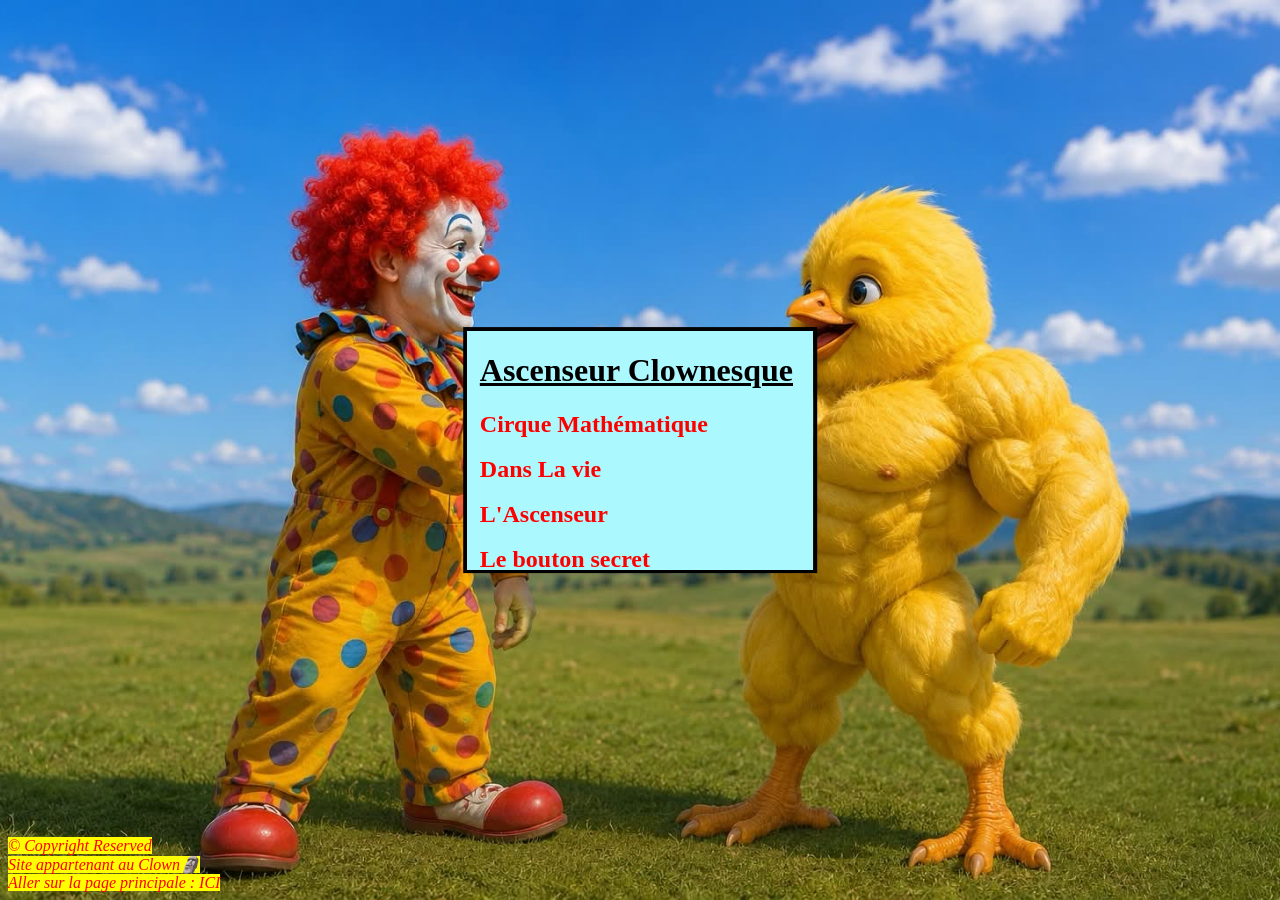
<file: index.html>
<!DOCTYPE html5>
<html>
  <head>
    <title>L'Ascenseur</title>
    <link rel="icon" type="image/png" href="icon.png">
    <link rel="stylesheet" href="style.css">
  </head>
  <body>
      <div class="asc">
      <h1 class="titre">Ascenseur Clownesque</h1>
      <a class="pages" href="Cirque Mathématique/Cirque Mathématique.html">Cirque Mathématique</a><br><br>
      <a class="pages" href="Dans La vie/Dans La vie.html">Dans La vie</a><br><br>
      <a class="pages" href="https://clownenmetal.github.io">L'Ascenseur</a><br><br>
        <span id="secret67" style="display: none;">
      <a class="pages" href="67/67.html">???</a><br><br>
        </span>
      <a class="pages" href="Le bouton secret/Le bouton secret.html">Le bouton secret</a><br><br>
      <a class="pages" href="https://mdr-tes-un-troudneuille">A suivre...</a><br><br>
      </div> 
  <footer>
  <span class="outro" align="center">
    &copy; <span id="copyright">Copyright</span> Reserved<br>
    Site appartenant au Clown🗿<br>
    Aller sur la page principale : <a href="https://clownenmetal.github.io" style="color:red;text-decoration:none;">ICI</a>
  </span>
  </footer>
  <script>
    document.getElementById("copyright").addEventListener("click", function() {

    const secret = document.getElementById("secret67");

    secret.style.display = "inline";

    secret.classList.add("glitch");

    });
  </script>
  </body>
</html>
</file>
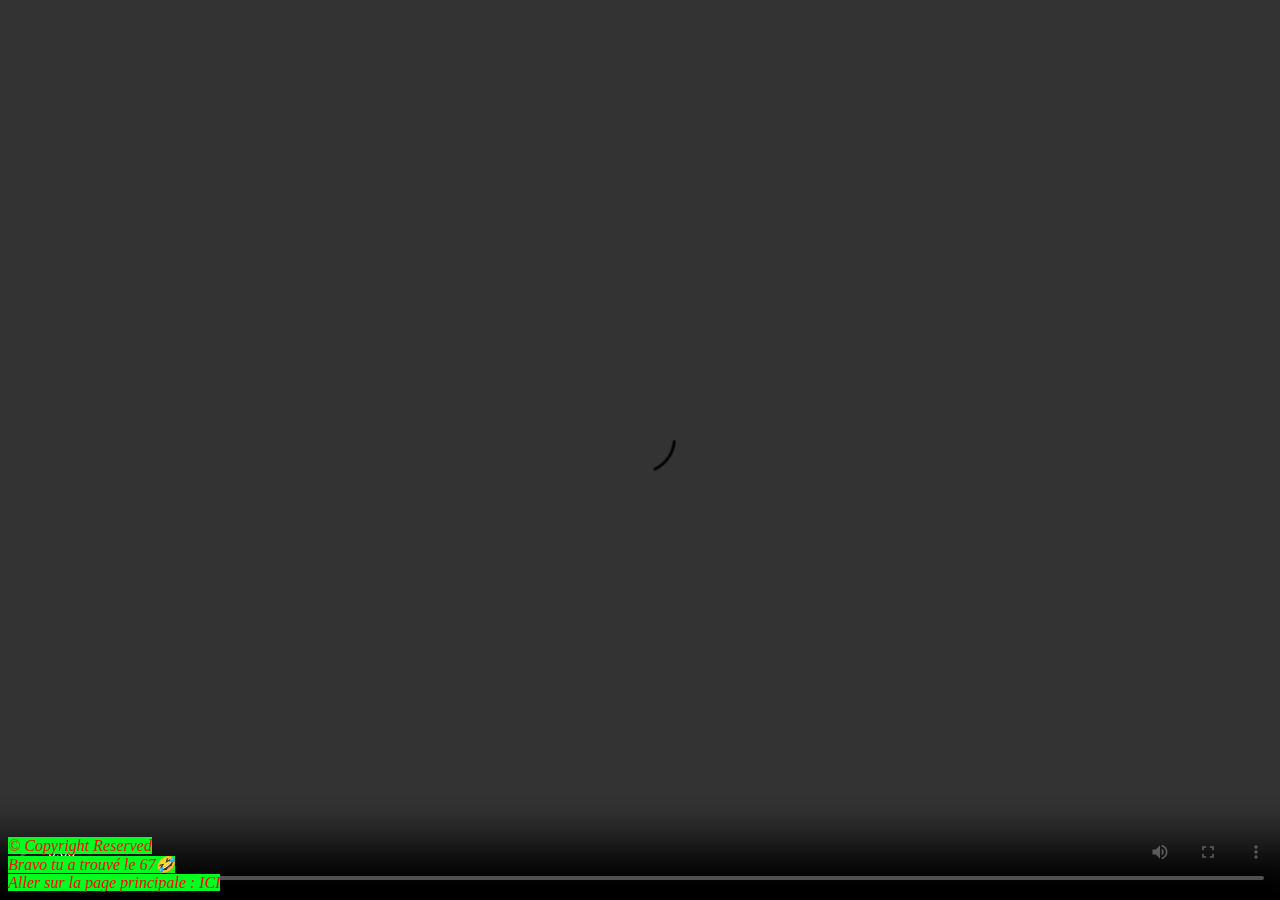
<file: 67/67.html>
<!DOCTYPE html5>
<html>
  <head>
    <title>GUIGUIGUI</title>
    <link rel="icon" type="image/png" href="67.png">
    <style>
			body {background: #000; margin: 0; overflow: hidden;}
			video {height: 100svh; width: 100svw;}
      .outro {
  color: red;
  font-weight: normal;
  font-style: italic;
  background-color: rgb(0, 255, 30);
  }
footer {
  position: fixed;
  bottom: 8px;
  left: 8px;
  z-index: 2000;
  }
		</style>
	</head>
	<body>
	  <video src="67.mp4" controls loop=""></video>
    <footer>
      <span class="outro" align="center">
    &copy; Copyright Reserved<br>
    Bravo tu a trouvé le 67🤣<br>
    Aller sur la page principale : <a href="https://clownenmetal.github.io" style="color:red;text-decoration:none;">ICI</a>
      </span>
    </footer>
  </body>
</html>
</file>
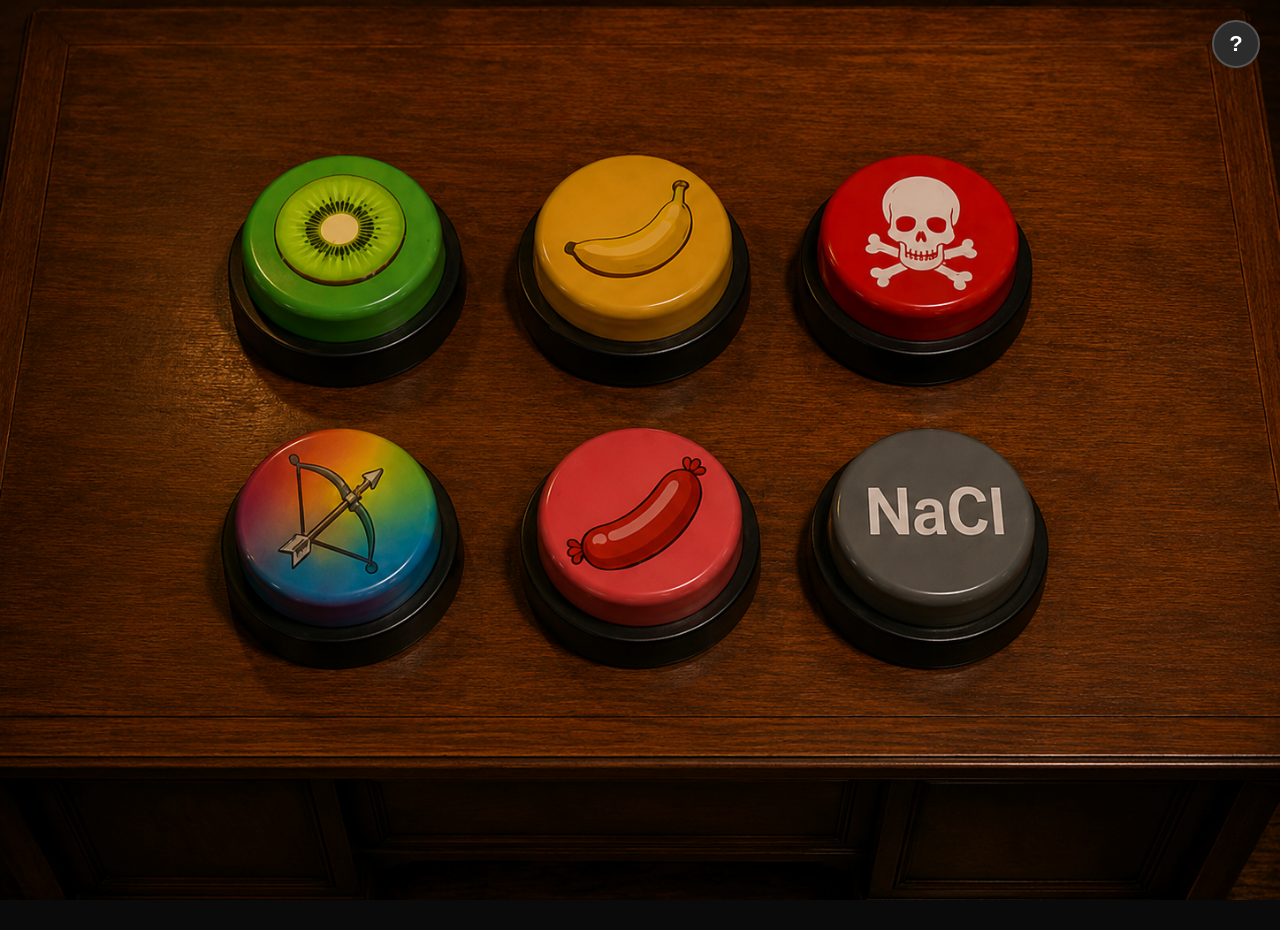
<file: Cirque Mathématique/boutons.html>
<!DOCTYPE html>
<html lang="fr">
<head>
<meta charset="UTF-8">
<meta name="viewport" content="width=device-width, initial-scale=1.0">
<title>Boutons</title>
<style>
  * { margin:0; padding:0; box-sizing:border-box; }
  html, body {
    height:100%;
    background:#0a0a0a;
    display:flex;
    align-items:center;
    justify-content:center;
    overflow:hidden;
  }
  .stage {
    position:relative;
    width:100%;
    max-width:1448px;
    overflow:hidden;
  }
  .stage img {
    display:block;
    width:100%;
    height:auto;
    user-select:none;
    -webkit-user-drag:none;
  }
  .hotspot {
    position:absolute;
    border-radius:50%;
    cursor:pointer;
    background:transparent;
    transform:translate(-50%,-50%);
    transition:box-shadow .15s ease, filter .15s ease;
  }
  .hotspot:hover {
    box-shadow:0 0 0 6px rgba(255,255,255,0.15);
  }
  .hotspot:active {
    filter:brightness(0.85);
  }

  .overlay {
    position:fixed;
    inset:0;
    background:rgba(0,0,0,0.92);
    display:flex;
    align-items:center;
    justify-content:center;
    opacity:0;
    pointer-events:none;
    transition:opacity .25s ease;
    z-index:1000;
  }
  .overlay.active {
    opacity:1;
    pointer-events:auto;
  }
  .overlay video {
    max-width:90vw;
    max-height:90vh;
    box-shadow:0 0 60px rgba(0,0,0,0.6);
    border-radius:4px;
  }

  .help-btn {
    position:fixed;
    top:20px;
    right:20px;
    width:48px;
    height:48px;
    border-radius:50%;
    background:#2c2c2c;
    color:#fff;
    border:2px solid #555;
    font-size:22px;
    font-weight:bold;
    font-family:Arial, sans-serif;
    cursor:pointer;
    display:flex;
    align-items:center;
    justify-content:center;
    z-index:900;
    transition:background .15s ease, transform .15s ease;
  }
  .help-btn:hover {
    background:#444;
    transform:scale(1.05);
  }

  .help-overlay {
    position:fixed;
    inset:0;
    background:rgba(0,0,0,0.85);
    display:flex;
    align-items:center;
    justify-content:center;
    opacity:0;
    pointer-events:none;
    transition:opacity .2s ease;
    z-index:1100;
  }
  .help-overlay.active {
    opacity:1;
    pointer-events:auto;
  }
  .help-overlay img {
    max-width:90vw;
    max-height:90vh;
    border-radius:6px;
    box-shadow:0 0 60px rgba(0,0,0,0.6);
  }

  .stage .easter-egg {
    position:absolute;
    bottom:2%;
    left:2%;
    width:8%;
    height:auto;
    cursor:pointer;
    z-index:900;
    opacity:0.85;
    transform-origin:bottom left;
    transition:transform .2s ease, opacity .2s ease;
  }
  .stage .easter-egg:hover {
    transform:scale(1.1);
    opacity:1;
  }
</style>
</head>
<body>

  <button class="help-btn" id="helpBtn" title="Aide">?</button>

  <div class="stage">
    <img src="buttons.png" alt="">


    <!-- Coordonnées en % calculées à partir des centres réels des boutons dans l'image (1448x1086) -->
    <div class="hotspot" data-video="videos/kiwi.mp4"
         style="left:25.4%; top:28.5%; width:19.3%; height:25.8%;"></div>

    <div class="hotspot" data-video="videos/banané.mp4"
         style="left:50.6%; top:26.5%; width:19.3%; height:25.8%;"></div>

    <div class="hotspot" data-video="videos/alarme.mp4"
         style="left:74.9%; top:25.6%; width:19.3%; height:25.8%;"></div>

    <div class="hotspot" data-video="videos/arc.mp4"
         style="left:26.0%; top:56.2%; width:19.3%; height:25.8%;"></div>

    <div class="hotspot" data-video="videos/pic.mp4"
         style="left:51.1%; top:56.9%; width:19.3%; height:25.8%;"></div>

    <div class="hotspot" data-video="videos/sel.mp4"
         style="left:74.9%; top:56.4%; width:19.3%; height:25.8%;"></div>
  </div>

  <div class="overlay" id="overlay">
    <video id="player" playsinline></video>
  </div>

  <div class="help-overlay" id="helpOverlay">
    <img src="manuel.png" alt="Manuel">
  </div>

<script>
  const overlay = document.getElementById('overlay');
  const player = document.getElementById('player');
  let closeTimeout = null;

  function clearPendingClose() {
    if (closeTimeout) {
      clearTimeout(closeTimeout);
      closeTimeout = null;
    }
  }

  function playVideo(src) {
    clearPendingClose();
    player.pause();
    player.src = src;
    player.currentTime = 0;
    overlay.classList.add('active');
    player.play();
  }

  document.querySelectorAll('.hotspot').forEach(btn => {
    btn.addEventListener('click', () => {
      playVideo(btn.getAttribute('data-video'));
    });
  });

  player.addEventListener('ended', () => {
    // reste sur la dernière frame pendant 1 secondes avant de disparaître
    closeTimeout = setTimeout(() => {
      overlay.classList.remove('active');
      player.removeAttribute('src');
      player.load();
      closeTimeout = null;
    }, 1000);
  });

  // Cliquer en dehors de la vidéo l'arrête aussi (ferme immédiatement)
  overlay.addEventListener('click', (e) => {
    if (e.target === overlay) {
      clearPendingClose();
      player.pause();
      overlay.classList.remove('active');
      player.removeAttribute('src');
      player.load();
    }
  });

  // Bouton Aide : affiche manuel.png
  const helpBtn = document.getElementById('helpBtn');
  const helpOverlay = document.getElementById('helpOverlay');

  helpBtn.addEventListener('click', () => {
    helpOverlay.classList.add('active');
  });

  helpOverlay.addEventListener('click', () => {
    helpOverlay.classList.remove('active');
  });

</script>

</body>
</html>
</file>
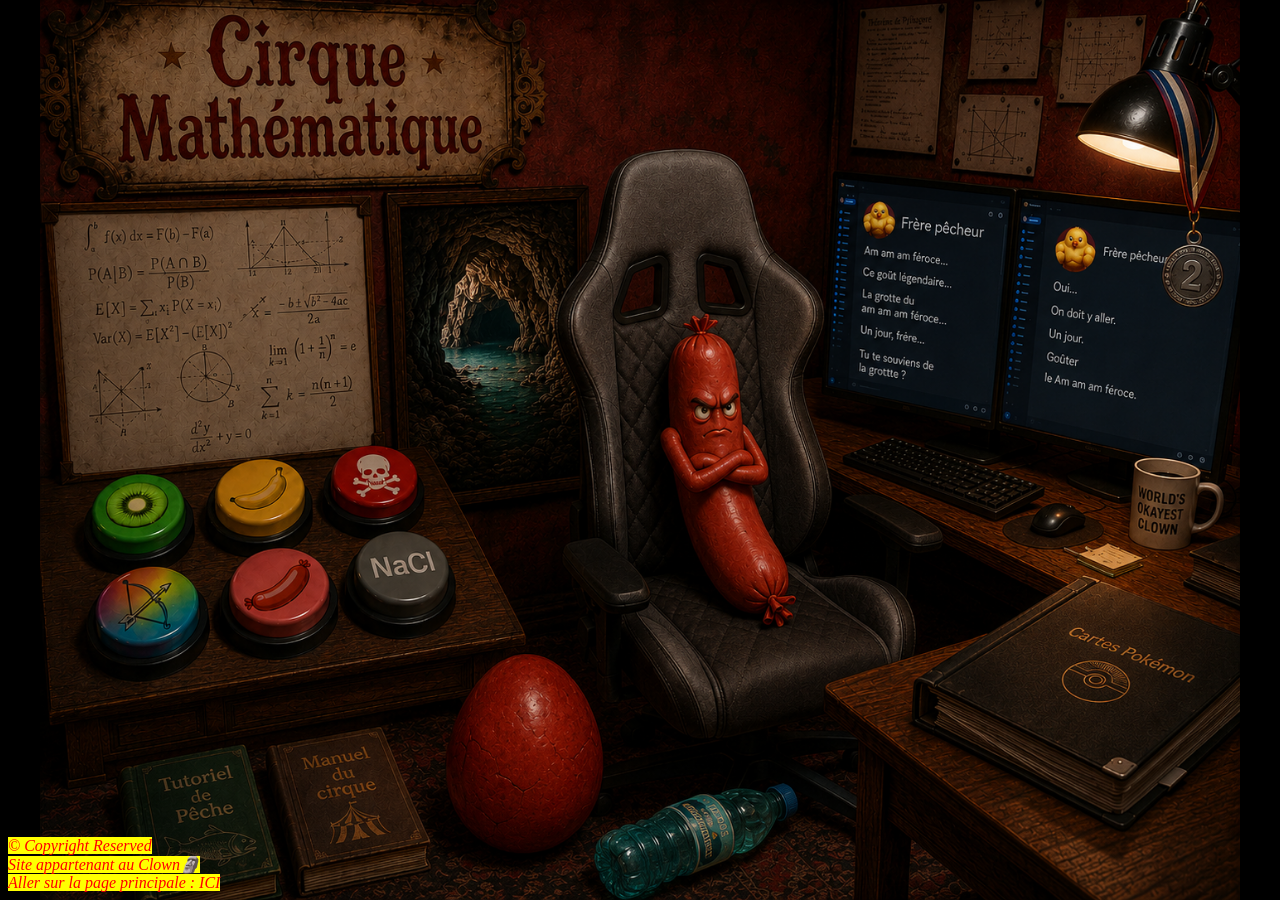
<file: Cirque Mathématique/Cirque Mathématique.html>
<!DOCTYPE html>
<html lang="fr">
<head>
<meta charset="UTF-8">
<title>Cirque Mathématique</title>
<link rel="icon" href="icon.png" type="image/png">
<style>
  html, body {
    margin: 0;
    padding: 0;
    width: 100%;
    height: 100%;
    background: #000;
    overflow: hidden;
  }
  #stage {
    position: relative;
    width: 100vw;
    height: 100vh;
  }
  #main-image {
    position: absolute;
    top: 0; left: 0;
    width: 100%;
    height: 100%;
    object-fit: contain;
    user-select: none;
    -webkit-user-drag: none;
  }
  .hotspot {
    position: absolute;
    cursor: pointer;
    /* debug: décommenter la ligne suivante pour visualiser les zones */
    /* background: rgba(255,0,0,0.3); */
  }
  .hotspot:hover {
    background: rgba(255, 255, 255, 0.12);
    outline: 2px solid rgba(255,255,255,0.5);
  }

  #overlay {
    position: fixed;
    top: 0; left: 0;
    width: 100%; height: 100%;
    background: rgba(0,0,0,0.92);
    display: none;
    align-items: center;
    justify-content: center;
    z-index: 999;
  }
  #overlay.active {
    display: flex;
  }
  #overlay-content {
    max-width: 92vw;
    max-height: 92vh;
    display: flex;
    align-items: center;
    justify-content: center;
  }
  #overlay-content img,
  #overlay-content video {
    max-width: 92vw;
    max-height: 92vh;
    box-shadow: 0 0 40px rgba(0,0,0,0.8);
  }
  #overlay-content iframe {
    width: 90vw;
    height: 90vh;
    border: none;
    background: #fff;
  }
  #close-btn {
    position: fixed;
    top: 20px;
    right: 30px;
    font-size: 40px;
    color: #fff;
    cursor: pointer;
    z-index: 1000;
    font-family: Arial, sans-serif;
    text-shadow: 0 0 8px #000;
  }
  .outro {
  color: red;
  font-weight: normal;
  font-style: italic;
  background-color: yellow;
  }
  footer {
  position: fixed;
  bottom: 8px;
  left: 8px;
  z-index: 2000;
  }

</style>
</head>
<body>

<div id="stage">
  <img id="main-image" src="cirque.png" alt="Cirque Mathématique">
  <!-- Les hotspots sont positionnés dynamiquement en JS -->
</div>

<div id="overlay">
  <span id="close-btn">&times;</span>
  <div id="overlay-content"></div>
</div>

<script>
  // Dimensions naturelles de l'image
  const NATURAL_W = 1448;
  const NATURAL_H = 1086;

  // Définition des zones cliquables : [x, y, largeur, hauteur] en pixels de l'image originale
  const hotspots = [
    { box: [480, 780, 200, 260], action: () => showVideo("crise d'oeuf.mp4") },        // oeuf rouge
    { box: [0, 555, 590, 275],   action: () => showPage("boutons.html") },             // bureau avec boutons
    { box: [690, 370, 270, 420], action: () => showVideo("insérage.mp4") },            // saucisse
    { box: [55, 890, 215, 170],  action: () => showImage("tutoriel.png") },            // Tutoriel de Pêche
    { box: [265, 875, 205, 185], action: () => showImage("manuel.png") },              // Manuel du cirque
    { box: [950, 180, 498, 390], action: () => showPage("jeu.html") },                 // ordinateur
    { box: [1080, 760, 368, 260], action: () => showRandomPhoto() },                   // classeur Pokémon
  ];

  const stage = document.getElementById('stage');
  const img = document.getElementById('main-image');

  function layoutHotspots() {
    // Supprime les anciens hotspots
    document.querySelectorAll('.hotspot').forEach(el => el.remove());

    // Calcule le rectangle réellement affiché de l'image (object-fit: contain)
    const stageRect = stage.getBoundingClientRect();
    const stageRatio = stageRect.width / stageRect.height;
    const imgRatio = NATURAL_W / NATURAL_H;

    let renderW, renderH, offsetX, offsetY;
    if (imgRatio > stageRatio) {
      // image limitée par la largeur
      renderW = stageRect.width;
      renderH = renderW / imgRatio;
      offsetX = 0;
      offsetY = (stageRect.height - renderH) / 2;
    } else {
      // image limitée par la hauteur
      renderH = stageRect.height;
      renderW = renderH * imgRatio;
      offsetY = 0;
      offsetX = (stageRect.width - renderW) / 2;
    }

    const scale = renderW / NATURAL_W;

    hotspots.forEach(h => {
      const [x, y, w, hgt] = h.box;
      const div = document.createElement('div');
      div.className = 'hotspot';
      div.style.left = (offsetX + x * scale) + 'px';
      div.style.top = (offsetY + y * scale) + 'px';
      div.style.width = (w * scale) + 'px';
      div.style.height = (hgt * scale) + 'px';
      div.addEventListener('click', h.action);
      stage.appendChild(div);
    });
  }

  window.addEventListener('resize', layoutHotspots);
  img.addEventListener('load', layoutHotspots);
  if (img.complete) layoutHotspots();

  // Gestion de l'overlay
  const overlay = document.getElementById('overlay');
  const overlayContent = document.getElementById('overlay-content');
  const closeBtn = document.getElementById('close-btn');

  function openOverlay() {
    overlay.classList.add('active');
  }

  function closeOverlay() {
    overlay.classList.remove('active');
    overlayContent.innerHTML = '';
  }

  function showVideo(src) {
    overlayContent.innerHTML = `<video src="${src}" controls autoplay></video>`;
    openOverlay();
  }

  function showImage(src) {
    overlayContent.innerHTML = `<img src="${src}" alt="">`;
    openOverlay();
  }

  function showPage(src) {
    overlayContent.innerHTML = `<iframe src="${src}"></iframe>`;
    openOverlay();
  }

  // Affiche une photo aléatoire du sous-dossier "photos"
  // -> Les fichiers doivent être nommés photo1.jpg, photo2.jpg, photo3.jpg, ... (jusqu'à PHOTO_COUNT)
  // -> Modifie simplement PHOTO_COUNT selon le nombre de photos que tu as mises dans le dossier
  const PHOTO_COUNT = 22;
  const PHOTO_EXT = "jpg"; // change en "png" si tes photos sont en .png

  function showRandomPhoto() {
    const n = Math.floor(Math.random() * PHOTO_COUNT) + 1;
    const src = `photos/photo${n}.${PHOTO_EXT}`;
    overlayContent.innerHTML = `<img src="${src}" alt="">`;
    openOverlay();
  }

  closeBtn.addEventListener('click', closeOverlay);
  overlay.addEventListener('click', (e) => {
    if (e.target === overlay) closeOverlay();
  });
  document.addEventListener('keydown', (e) => {
    if (e.key === 'Escape') closeOverlay();
  });
</script>
  <footer>
    <span class="outro" align="center">
      &copy; Copyright Reserved<br>
      Site appartenant au Clown🗿<br>
      Aller sur la page principale : <a href="https://clownenmetal.github.io" style="color:red;text-decoration:none;">ICI</a>
    </span>
  </footer>
</body>
</html>
</file>
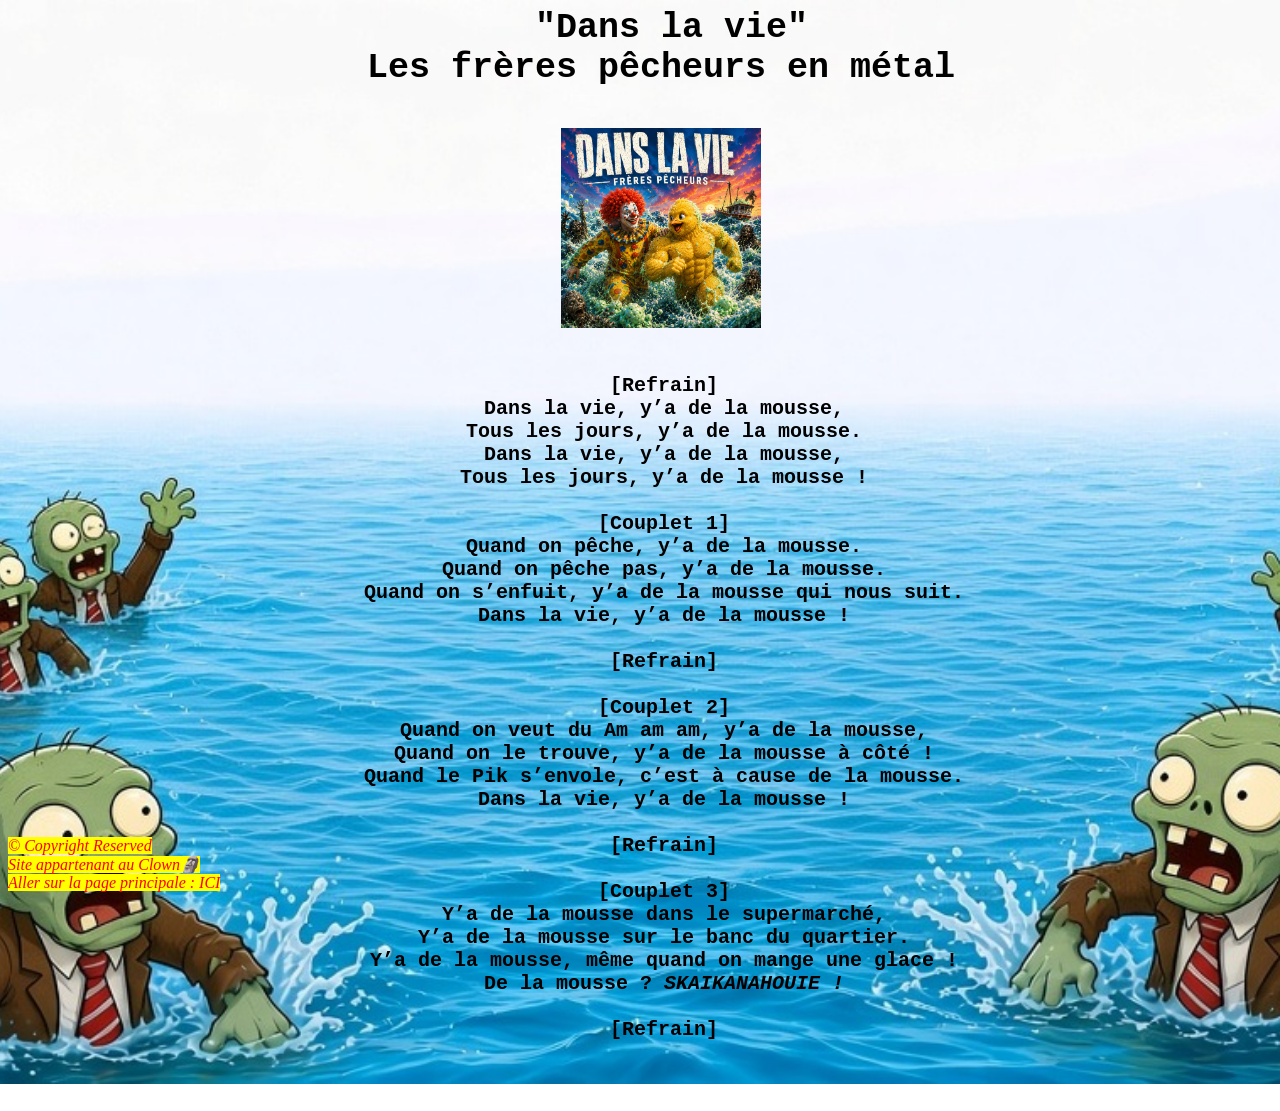
<file: Dans La vie/Dans La vie.html>
<!DOCTYPE html5>
<html>
  <head>
    <title>Dans La vie</title>
    <link rel="icon" type="image/png" href="Dans La vie.png">
    <link rel="stylesheet" href="style.css">
  </head>
  <body>
    <header>
  <div style="font-size: 35px; font-weight: bolder;" align="center"><pre>
   "Dans la vie"
   Les frères pêcheurs en métal <br>
  <a href="https://www.youtube.com/watch?v=fp1qf-7ed8c" target="_blank" title="La meilleure musique du monde"><img src="Dans La vie.png"
  height="200"></a></pre>
  </div>
    </header>
    <main>
  <div align="center" style="font-size: 20px; font-weight: bold;"><pre>
    [Refrain]
    Dans la vie, y’a de la <b>mousse</b>,
    Tous les jours, y’a de la <b>mousse</b>.
    Dans la vie, y’a de la <b>mousse</b>,
    Tous les jours, y’a de la <b>mousse</b> !

    [Couplet 1]
    Quand on pêche, y’a de la <b>mousse</b>.
    Quand on pêche pas, y’a de la <b>mousse</b>.
    Quand on s’enfuit, y’a de la <b>mousse</b> qui nous suit.
    Dans la vie, y’a de la <b>mousse</b> !

    [Refrain]

    [Couplet 2]
    Quand on veut du <a href="am am am.png" style="color: black; text-decoration: none;" title="Am am am">Am am am</a>, y’a de la <b>mousse</b>,
    Quand on le trouve, y’a de la <b>mousse</b> à côté !
    Quand le Pik s’envole, c’est à cause de la <b>mousse</b>.
    Dans la vie, y’a de la <b>mousse</b> !

    [Refrain]

    [Couplet 3]
    Y’a de la <b>mousse</b> dans le supermarché,
    Y’a de la <b>mousse</b> sur le banc du quartier.
    Y’a de la <b>mousse</b>, même quand on mange une glace !
    De la <b>mousse</b> ? <i>SKAIKANAHOUIE !</i>

    [Refrain]
    </pre>
  </div>
</main>
  <footer>
  <span class="outro" align="center">
    &copy; Copyright Reserved<br>
    Site appartenant au Clown🗿<br>
    Aller sur la page principale : <a href="https://clownenmetal.github.io" style="color:red;text-decoration:none;">ICI</a>
  </span>
</footer>
  </body>
</html>
</file>
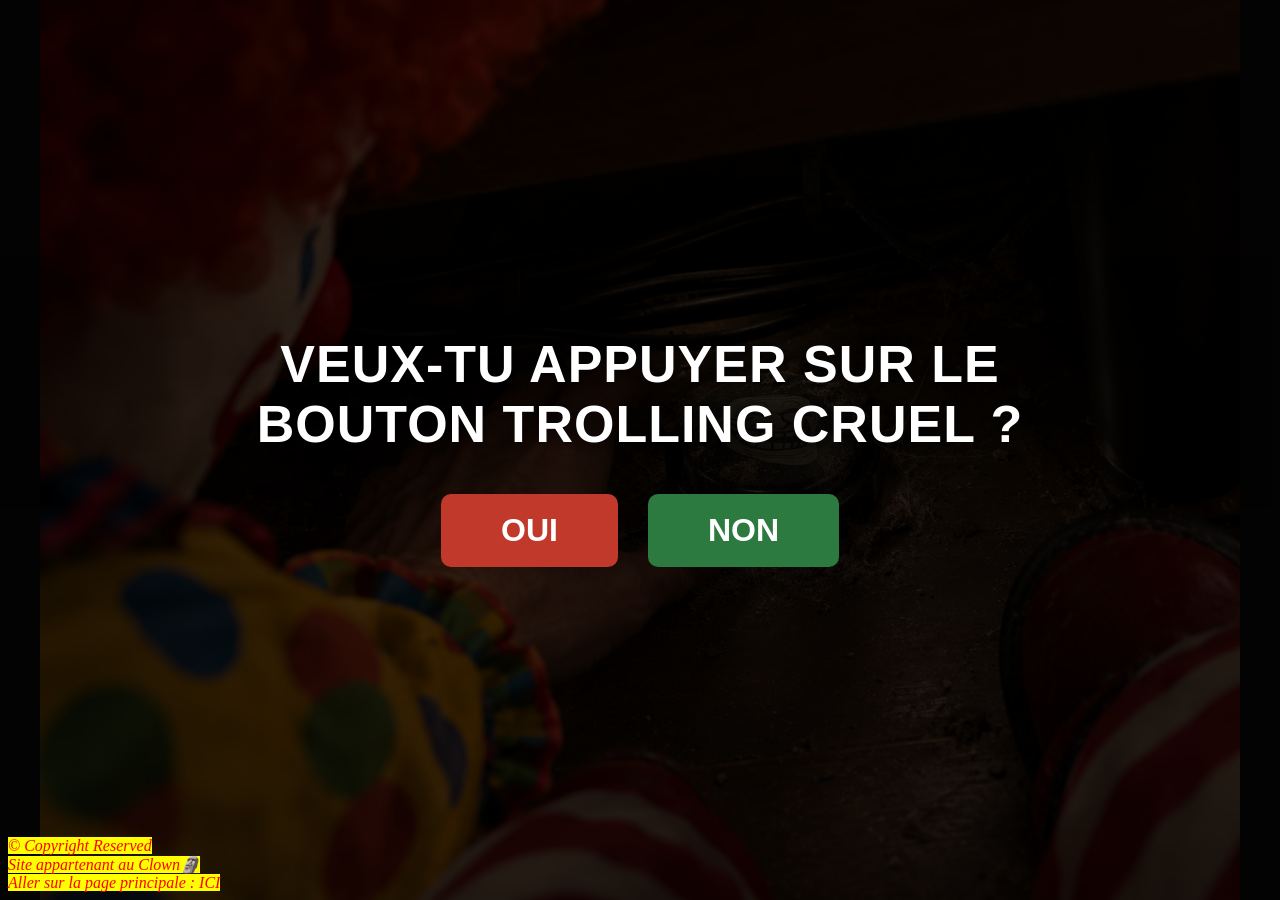
<file: Le bouton secret/Le bouton secret.html>
<!DOCTYPE html>
<html lang="fr">
<head>
<meta charset="UTF-8">
<meta name="viewport" content="width=device-width, initial-scale=1.0">
<title>Trolling</title>
<link rel="icon" href="icon.png"> 
<style>
  * { margin:0; padding:0; box-sizing:border-box; }
  html, body {
    height:100vh;
    height:100dvh;
    background:#0a0a0a;
    display:flex;
    align-items:center;
    justify-content:center;
    overflow:hidden;
    font-family:Arial, sans-serif;
  }

  footer {
    font-family: initial;
  }
  .stage {
    position:relative;
    width:min(100vw, calc((100vh) * 1448 / 1086));
    width:min(100vw, calc((100dvh) * 1448 / 1086));
    overflow:hidden;
  }
 .stage img {
    display:block;
    width:100%;
    height:auto;
    user-select:none;
    -webkit-user-drag:none;
  }

  .question-overlay {
    position:fixed;
    inset:0;
    background:rgba(0,0,0,0.75);
    display:flex;
    flex-direction:column;
    align-items:center;
    justify-content:center;
    text-align:center;
    padding:20px;
    z-index:1000;
    transition:opacity .3s ease;
  }
  .question-overlay.hidden {
    opacity:0;
    pointer-events:none;
  }
  .question-overlay h1 {
    color:#fff;
    font-size:clamp(24px, 5vw, 52px);
    max-width:900px;
    margin-bottom:40px;
    text-shadow:0 0 20px rgba(0,0,0,0.9);
    letter-spacing:1px;
  }
  .choices {
    display:flex;
    gap:30px;
  }
  .choice-btn {
    font-size:clamp(20px, 3vw, 32px);
    font-weight:bold;
    padding:18px 60px;
    border-radius:10px;
    border:none;
    cursor:pointer;
    transition:transform .15s ease, filter .15s ease;
  }
  .choice-btn:hover {
    transform:scale(1.08);
    filter:brightness(1.1);
  }
  .choice-btn.oui {
    background:#c0392b;
    color:#fff;
  }
  .choice-btn.non {
    background:#2c7a3f;
    color:#fff;
  }

  .video-overlay {
    position:fixed;
    inset:0;
    background:rgba(0,0,0,0.95);
    display:flex;
    align-items:center;
    justify-content:center;
    opacity:0;
    pointer-events:none;
    transition:opacity .25s ease;
    z-index:1100;
  }
  .video-overlay.active {
    opacity:1;
    pointer-events:auto;
  }
  .video-overlay video {
    max-width:90vw;
    max-height:90vh;
    box-shadow:0 0 60px rgba(0,0,0,0.6);
    border-radius:4px;
  }
  .outro {
  color: red;
  font-weight: normal;
  font-style: italic;
  background-color: yellow;
  }
footer {
  position: fixed;
  bottom: 8px;
  left: 8px;
  z-index: 2000;
  }
</style>
</head>
<body>

  <div class="stage">
    <img src="Bouton caché.png" alt="">
  </div>

  <div class="question-overlay" id="questionOverlay">
    <h1>VEUX-TU APPUYER SUR LE BOUTON TROLLING CRUEL ?</h1>
    <div class="choices">
      <a href="Troll.html"><button class="choice-btn oui" id="btnOui">OUI</button></a>
      <button class="choice-btn non" id="btnNon">NON</button>
    </div>
  </div>

  <div class="video-overlay" id="videoOverlay">
    <video id="player" playsinline></video>
  </div>
<footer>
  <span class="outro" align="center">
    &copy; Copyright Reserved<br>
    Site appartenant au Clown🗿<br>
    Aller sur la page principale : <a href="https://clownenmetal.github.io" style="color:red;text-decoration:none;">ICI</a>
  </span>
  </footer>
<script>
  const questionOverlay = document.getElementById('questionOverlay');
  const videoOverlay = document.getElementById('videoOverlay');
  const player = document.getElementById('player');

  function playVideo(src) {
    questionOverlay.classList.add('hidden');
    player.pause();
    player.src = src;
    player.currentTime = 0;
    videoOverlay.classList.add('active');
    player.play();
  }

  document.getElementById('btnNon').addEventListener('click', () => {
    playVideo('videos/Ange.mp4');
  });

  player.addEventListener('ended', () => {
    videoOverlay.classList.remove('active');
    player.removeAttribute('src');
    player.load();
    window.location.href = "https://clownenmetal.github.io/";
  });
</script>

</body>
</html>
</file>
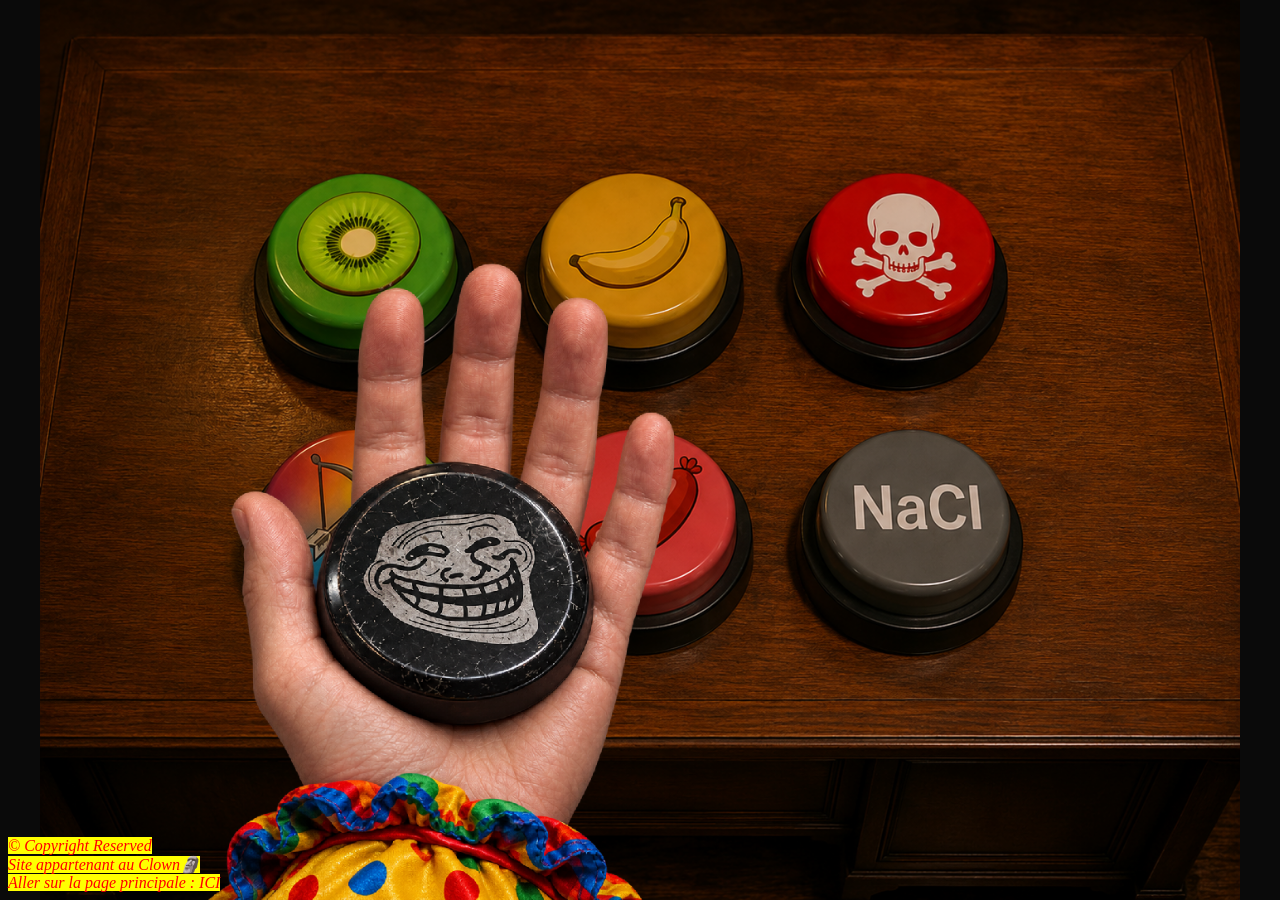
<file: Le bouton secret/Troll.html>
<!DOCTYPE html>
<html lang="fr">
<head>
<meta charset="UTF-8">
<meta name="viewport" content="width=device-width, initial-scale=1.0">
<title>Trolling</title>
<link rel="icon" href="icon.png"> 
<style>
  * { margin:0; padding:0; box-sizing:border-box; }
  html, body {
    height:100vh;
    height:100dvh;
    background:#0a0a0a;
    display:flex;
    align-items:center;
    justify-content:center;
    overflow:hidden;
  }
  .stage {
    position:relative;
    width:min(100vw, calc((100vh) * 1448 / 1086));
    width:min(100vw, calc((100dvh) * 1448 / 1086));
    overflow:hidden;
  }
  .stage img {
    display:block;
    width:100%;
    height:auto;
    user-select:none;
    -webkit-user-drag:none;
  }
  .hotspot {
    position:absolute;
    border-radius:50%;
    cursor:pointer;
    background:transparent;
    transform:translate(-50%,-50%);
    transition:box-shadow .15s ease, filter .15s ease;
  }
  .hotspot:hover {
    box-shadow:0 0 0 6px rgba(255,255,255,0.15);
  }
  .hotspot:active {
    filter:brightness(0.85);
  }

  .overlay {
    position:fixed;
    inset:0;
    background:rgba(0,0,0,0.92);
    display:flex;
    align-items:center;
    justify-content:center;
    opacity:0;
    pointer-events:none;
    transition:opacity .25s ease;
    z-index:1000;
  }
  .overlay.active {
    opacity:1;
    pointer-events:auto;
  }
  .overlay video {
    max-width:90vw;
    max-height:90vh;
    box-shadow:0 0 60px rgba(0,0,0,0.6);
    border-radius:4px;
  }

  .help-btn {
    position:fixed;
    top:20px;
    right:20px;
    width:48px;
    height:48px;
    border-radius:50%;
    background:#2c2c2c;
    color:#fff;
    border:2px solid #555;
    font-size:22px;
    font-weight:bold;
    font-family:Arial, sans-serif;
    cursor:pointer;
    display:flex;
    align-items:center;
    justify-content:center;
    z-index:900;
    transition:background .15s ease, transform .15s ease;
  }
  .help-btn:hover {
    background:#444;
    transform:scale(1.05);
  }

  .help-overlay {
    position:fixed;
    inset:0;
    background:rgba(0,0,0,0.85);
    display:flex;
    align-items:center;
    justify-content:center;
    opacity:0;
    pointer-events:none;
    transition:opacity .2s ease;
    z-index:1100;
  }
  .help-overlay.active {
    opacity:1;
    pointer-events:auto;
  }
  .help-overlay img {
    max-width:90vw;
    max-height:90vh;
    border-radius:6px;
    box-shadow:0 0 60px rgba(0,0,0,0.6);
  }
.outro {
  color: red;
  font-weight: normal;
  font-style: italic;
  background-color: yellow;
  }
footer {
  position: fixed;
  bottom: 8px;
  left: 8px;
  z-index: 2000;
  }
</style>
</head>
<body>

  <div class="stage">
    <img src="buttons troll.png" alt="">

    <!-- Seul le bouton troll face est cliquable -->
    <div class="hotspot" data-video="videos/Troll.mp4"
         style="left:35.45%; top:65.15%; width:22%; height:30%;"></div>
  </div>

  <div class="overlay" id="overlay">
    <video id="player" playsinline></video>
  </div>
<footer>
  <span class="outro" align="center">
    &copy; <span id="copyright">Copyright</span> Reserved<br>
    Site appartenant au Clown🗿<br>
    Aller sur la page principale : <a href="https://clownenmetal.github.io" style="color:red;text-decoration:none;">ICI</a>
  </span>
  </footer>
<script>
  const overlay = document.getElementById('overlay');
  const player = document.getElementById('player');
  let closeTimeout = null;

  function clearPendingClose() {
    if (closeTimeout) {
      clearTimeout(closeTimeout);
      closeTimeout = null;
    }
  }

  function playVideo(src) {
    clearPendingClose();
    player.pause();
    player.src = src;
    player.currentTime = 0;
    overlay.classList.add('active');
    player.play();
  }

  document.querySelectorAll('.hotspot').forEach(btn => {
    btn.addEventListener('click', () => {
      playVideo(btn.getAttribute('data-video'));
    });
  });

  player.addEventListener('ended', () => {
    // reste sur la dernière frame pendant 1 secondes avant de disparaître
    closeTimeout = setTimeout(() => {
      overlay.classList.remove('active');
      player.removeAttribute('src');
      player.load();
      closeTimeout = null;
    }, 1000);
  });

  // Cliquer en dehors de la vidéo l'arrête aussi (ferme immédiatement)
  overlay.addEventListener('click', (e) => {
    if (e.target === overlay) {
      clearPendingClose();
      player.pause();
      overlay.classList.remove('active');
      player.removeAttribute('src');
      player.load();
    }
  });

</script>

</body>
</html>
</file>
<file: style.css>
body {
background: url("fond.png");
background-repeat: no-repeat;
background-size: cover;
background-position: center;
height: 97%;
width: 97%;
}
.outro {
  color: red;
  font-weight: normal;
  font-style: italic;
  background-color: yellow;
  }
footer {
  position: fixed;
  bottom: 8px;
  left: 8px;
  z-index: 2000;
  }
.asc {
  border:4px solid black;
  height: 25%;
  width: 25%;
  position: absolute;
  left: 50%;
  top: 50%;
  transform: translate(-50%, -50%);
  padding: 1%;
  padding-top: 0;
  overflow: auto;
  background-color: rgb(171, 249, 255);
}
.pages {
  font-size: 150%;
  color: red;
  font-weight: bold;
  text-decoration: none;
}
.titre {
  font-size: 200%;
  color: black;
  font-weight: bolder;
  text-decoration:underline;
}
#secret67 {
  display: none;
}

.glitch {
  animation: glitch 0.4s steps(2, end) infinite;
  color: red;
  text-shadow:
    2px 0 blue,
    -2px 0 green;
  font-family:'Franklin Gothic Medium', 'Arial Narrow', Arial, sans-serif;
}

@keyframes glitch {
  0% {
    transform: translate(0);
  }

  20% {
    transform: translate(-5px, 3px);
  }

  40% {
    transform: translate(5px, -3px);
  }

  60% {
    transform: translate(-3px, 2px);
  }

  80% {
    transform: translate(3px, -2px);
  }

  100% {
    transform: translate(0);
  }
}
</file>
<file: Dans La vie/style.css>
body {
      background: url("fond.png");
      background-repeat: no-repeat;
      background-size: cover;
      background-position: center;
      }

.outro {
  color: red;
  font-weight: normal;
  font-style: italic;
  background-color: yellow;
  }
  footer {
  position: fixed;
  bottom: 8px;
  left: 8px;
  z-index: 2000;
  }
</file>
